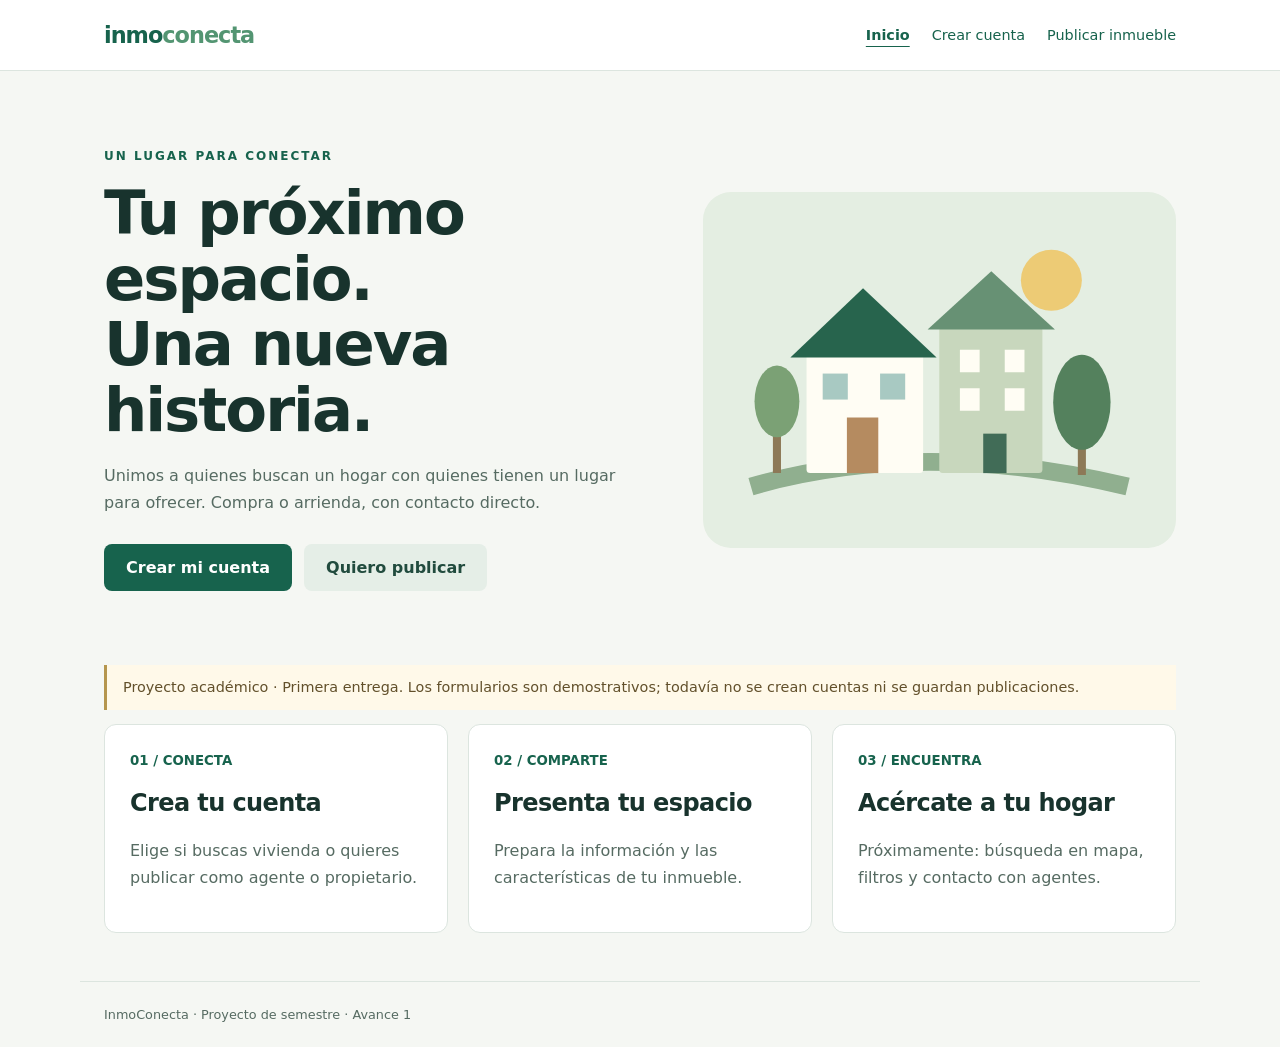
<file: frontend/index.html>
<!doctype html><html lang="es"><head><meta charset="UTF-8"><meta name="viewport" content="width=device-width,initial-scale=1"><title>InmoConecta · Tu próximo lugar</title><link rel="stylesheet" href="css/styles.css"></head><body>
<header><nav aria-label="Principal"><a class="brand" href="index.html">inmo<span>conecta</span></a><div class="links"><a href="index.html" aria-current="page">Inicio</a><a href="registro.html">Crear cuenta</a><a href="publicar.html">Publicar inmueble</a></div></nav></header>
<main><section class="hero"><div><div class="eyebrow">Un lugar para conectar</div><h1>Tu próximo espacio.<br>Una nueva historia.</h1><p>Unimos a quienes buscan un hogar con quienes tienen un lugar para ofrecer. Compra o arrienda, con contacto directo.</p><div class="actions"><a class="button" href="registro.html">Crear mi cuenta</a><a class="button secondary" href="publicar.html">Quiero publicar</a></div></div>
<svg class="illustration" viewBox="0 0 460 330" role="img" aria-label="Ilustración de viviendas entre árboles"><circle cx="355" cy="65" r="34" fill="#edcb75"/><path d="M20 295 Q210 240 440 295" stroke="#90af8f" stroke-width="20" fill="none"/><rect x="82" y="145" width="130" height="135" rx="4" fill="#fffdf4"/><path d="M64 151 L145 74 L227 151Z" fill="#27644d"/><rect x="127" y="218" width="35" height="62" fill="#b58b60"/><rect x="100" y="169" width="28" height="29" fill="#a8c9c2"/><rect x="164" y="169" width="28" height="29" fill="#a8c9c2"/><rect x="230" y="117" width="115" height="163" rx="4" fill="#c8d7bd"/><path d="M217 120 L288 55 L359 120Z" fill="#679174"/><path d="M253 155H275M303 155H325M253 198H275M303 198H325" stroke="#fffdf4" stroke-width="25"/><rect x="279" y="236" width="26" height="44" fill="#416c57"/><path d="M389 218V282M49 219V280" stroke="#8d7957" stroke-width="9"/><ellipse cx="389" cy="201" rx="32" ry="53" fill="#54815d"/><ellipse cx="49" cy="200" rx="25" ry="40" fill="#7ba175"/></svg></section>
<p class="notice">Proyecto académico · Primera entrega. Los formularios son demostrativos; todavía no se crean cuentas ni se guardan publicaciones.</p><section aria-label="Cómo funciona" class="grid"><article class="card"><small>01 / CONECTA</small><h2>Crea tu cuenta</h2><p>Elige si buscas vivienda o quieres publicar como agente o propietario.</p></article><article class="card"><small>02 / COMPARTE</small><h2>Presenta tu espacio</h2><p>Prepara la información y las características de tu inmueble.</p></article><article class="card"><small>03 / ENCUENTRA</small><h2>Acércate a tu hogar</h2><p>Próximamente: búsqueda en mapa, filtros y contacto con agentes.</p></article></section></main><footer>InmoConecta · Proyecto de semestre · Avance 1</footer></body></html>
</file>
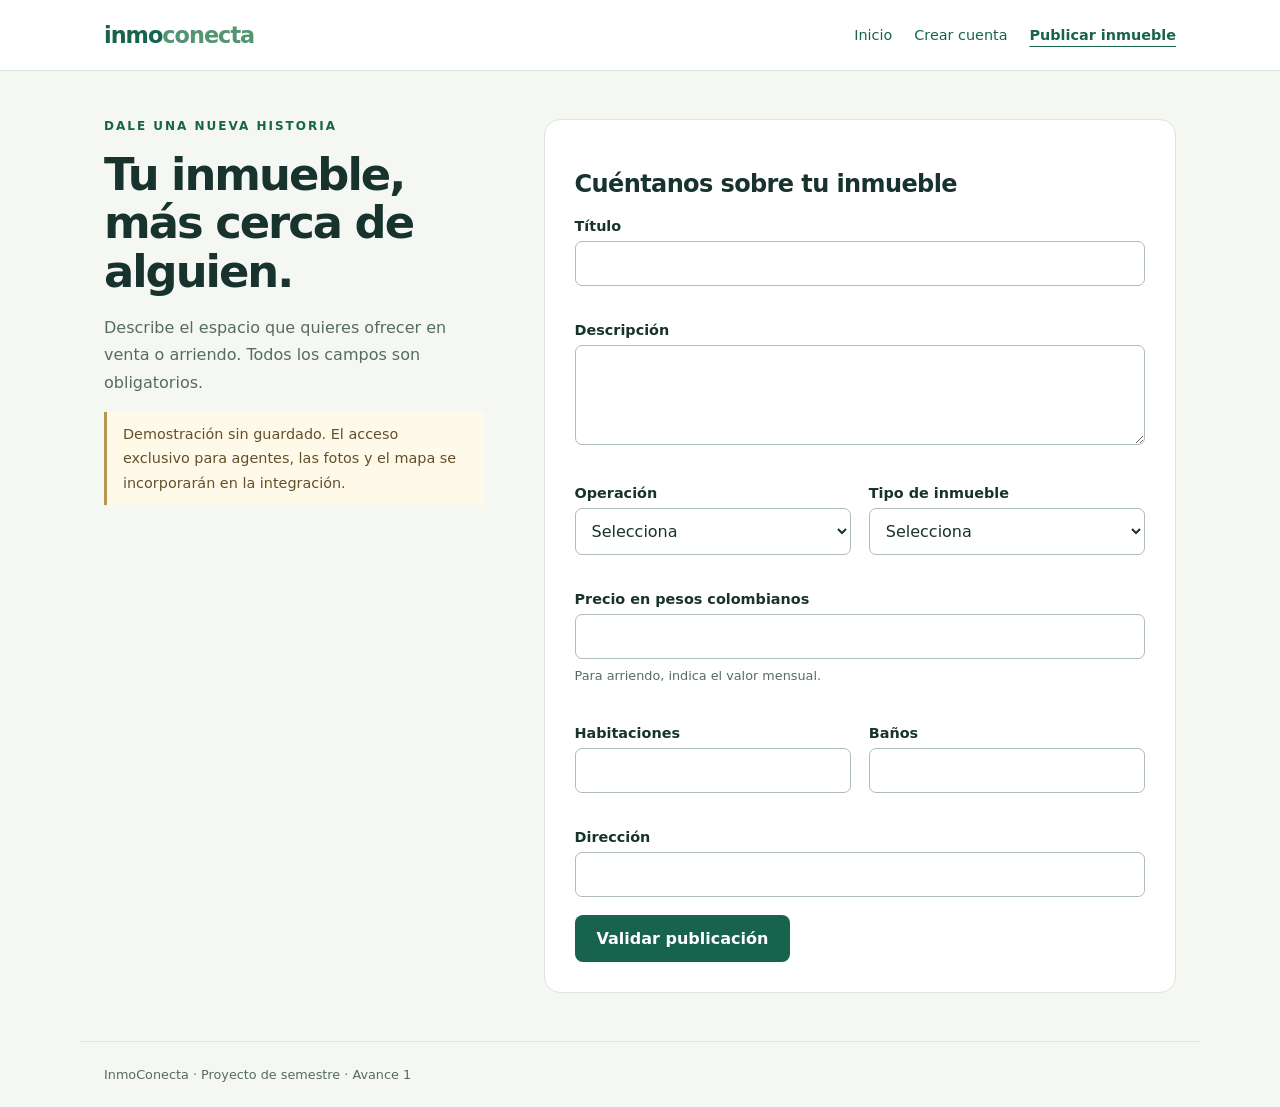
<file: frontend/publicar.html>
<!doctype html><html lang="es"><head><meta charset="UTF-8"><meta name="viewport" content="width=device-width,initial-scale=1"><title>Publicar inmueble · InmoConecta</title><link rel="stylesheet" href="css/styles.css"><script src="js/publicar.js" defer></script></head><body><header><nav aria-label="Principal"><a class="brand" href="index.html">inmo<span>conecta</span></a><div class="links"><a href="index.html">Inicio</a><a href="registro.html">Crear cuenta</a><a href="publicar.html" aria-current="page">Publicar inmueble</a></div></nav></header><main class="form-layout"><section><div class="eyebrow">Dale una nueva historia</div><h1>Tu inmueble, más cerca de alguien.</h1><p>Describe el espacio que quieres ofrecer en venta o arriendo. Todos los campos son obligatorios.</p><p class="notice">Demostración sin guardado. El acceso exclusivo para agentes, las fotos y el mapa se incorporarán en la integración.</p></section><section class="form-panel" aria-label="Nueva publicación"><h2>Cuéntanos sobre tu inmueble</h2><form id="publicar" novalidate><div class="fields">
<div class="full"><label for="titulo">Título</label><input id="titulo" name="titulo" required maxlength="150" aria-describedby="titulo-error"><span class="error" id="titulo-error"></span></div>
<div class="full"><label for="descripcion">Descripción</label><textarea id="descripcion" name="descripcion" required maxlength="2000" aria-describedby="descripcion-error"></textarea><span class="error" id="descripcion-error"></span></div>
<div><label for="operacion">Operación</label><select id="operacion" name="operacion" required aria-describedby="operacion-error"><option value="">Selecciona</option><option value="ARRIENDO">Arriendo</option><option value="VENTA">Venta</option></select><span class="error" id="operacion-error"></span></div>
<div><label for="tipoInmueble">Tipo de inmueble</label><select id="tipoInmueble" name="tipoInmueble" required aria-describedby="tipoInmueble-error"><option value="">Selecciona</option><option value="CASA">Casa</option><option value="APARTAMENTO">Apartamento</option><option value="OTRO">Otro</option></select><span class="error" id="tipoInmueble-error"></span></div>
<div class="full"><label for="precio">Precio en pesos colombianos</label><input id="precio" name="precio" type="number" min="0.01" max="9999999999999999.99" step="0.01" required aria-describedby="precio-hint precio-error"><p class="hint" id="precio-hint">Para arriendo, indica el valor mensual.</p><span class="error" id="precio-error"></span></div>
<div><label for="habitaciones">Habitaciones</label><input id="habitaciones" name="habitaciones" type="number" min="0" max="32767" step="1" required aria-describedby="habitaciones-error"><span class="error" id="habitaciones-error"></span></div>
<div><label for="banos">Baños</label><input id="banos" name="banos" type="number" min="0" max="32767" step="1" required aria-describedby="banos-error"><span class="error" id="banos-error"></span></div>
<div class="full"><label for="direccion">Dirección</label><input id="direccion" name="direccion" required maxlength="250" aria-describedby="direccion-error"><span class="error" id="direccion-error"></span></div></div><button type="submit">Validar publicación</button><p id="resultado" class="result" role="status" aria-live="polite"></p></form></section></main><footer>InmoConecta · Proyecto de semestre · Avance 1</footer></body></html>
</file>
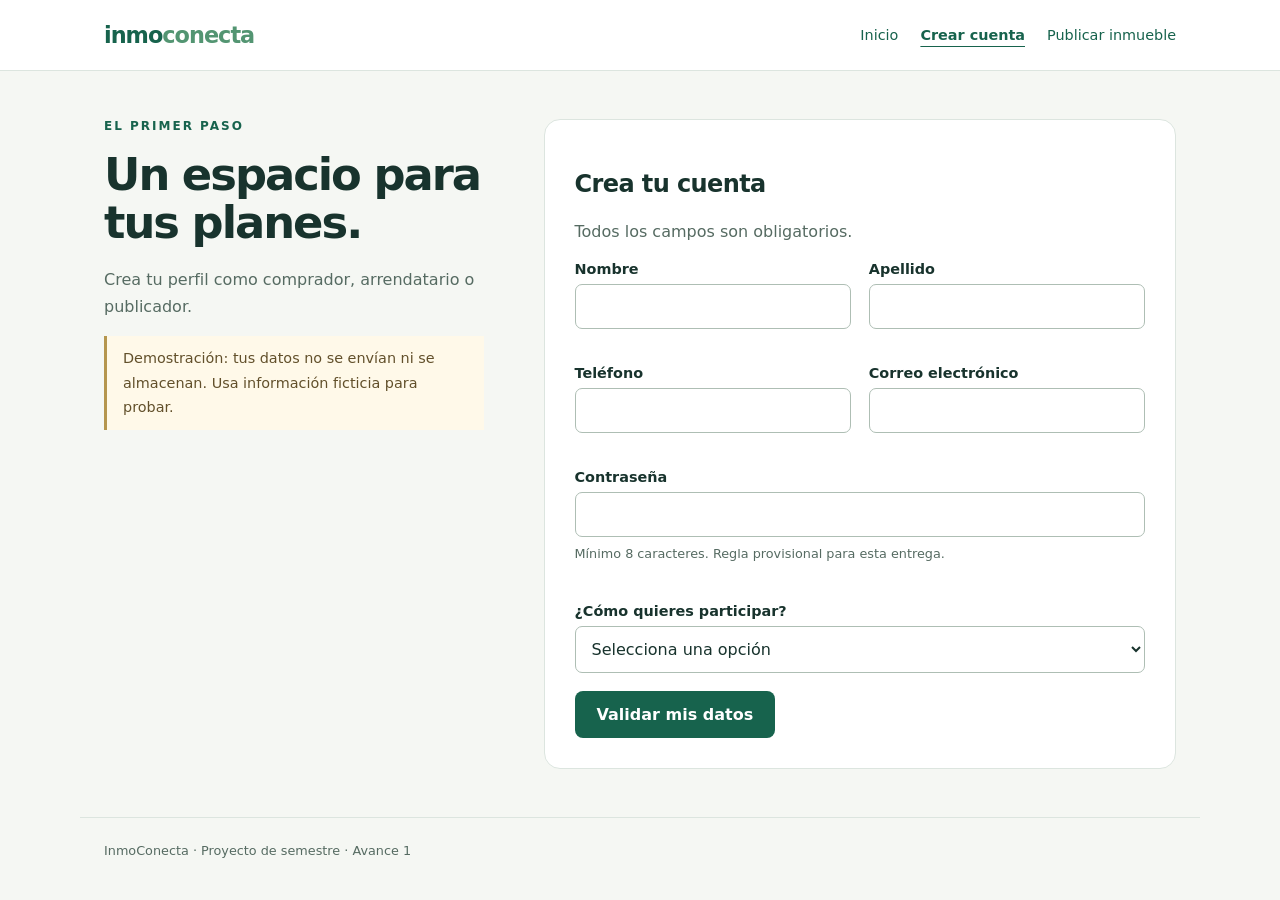
<file: frontend/registro.html>
<!doctype html><html lang="es"><head><meta charset="UTF-8"><meta name="viewport" content="width=device-width,initial-scale=1"><title>Crear cuenta · InmoConecta</title><link rel="stylesheet" href="css/styles.css"><script src="js/registro.js" defer></script></head><body><header><nav aria-label="Principal"><a class="brand" href="index.html">inmo<span>conecta</span></a><div class="links"><a href="index.html">Inicio</a><a href="registro.html" aria-current="page">Crear cuenta</a><a href="publicar.html">Publicar inmueble</a></div></nav></header><main class="form-layout"><section><div class="eyebrow">El primer paso</div><h1>Un espacio para tus planes.</h1><p>Crea tu perfil como comprador, arrendatario o publicador.</p><p class="notice">Demostración: tus datos no se envían ni se almacenan. Usa información ficticia para probar.</p></section><section class="form-panel" aria-label="Registro"><h2>Crea tu cuenta</h2><p>Todos los campos son obligatorios.</p><form id="registro" novalidate><div class="fields">
<div><label for="nombre">Nombre</label><input id="nombre" name="nombre" autocomplete="given-name" required maxlength="80" aria-describedby="nombre-error"><span class="error" id="nombre-error"></span></div>
<div><label for="apellido">Apellido</label><input id="apellido" name="apellido" autocomplete="family-name" required maxlength="80" aria-describedby="apellido-error"><span class="error" id="apellido-error"></span></div>
<div><label for="telefono">Teléfono</label><input id="telefono" name="telefono" type="tel" autocomplete="tel" required maxlength="25" aria-describedby="telefono-error"><span class="error" id="telefono-error"></span></div>
<div><label for="correo">Correo electrónico</label><input id="correo" name="correo" type="email" autocomplete="email" required maxlength="254" aria-describedby="correo-error"><span class="error" id="correo-error"></span></div>
<div class="full"><label for="password">Contraseña</label><input id="password" name="password" type="password" autocomplete="new-password" required minlength="8" aria-describedby="password-hint password-error"><p class="hint" id="password-hint">Mínimo 8 caracteres. Regla provisional para esta entrega.</p><span class="error" id="password-error"></span></div>
<div class="full"><label for="rol">¿Cómo quieres participar?</label><select id="rol" name="rol" required aria-describedby="rol-error"><option value="">Selecciona una opción</option><option value="COMPRADOR">Comprador / arrendatario</option><option value="AGENTE">Agente / propietario</option></select><span class="error" id="rol-error"></span></div></div><button type="submit">Validar mis datos</button><p id="resultado" class="result" role="status" aria-live="polite"></p></form></section></main><footer>InmoConecta · Proyecto de semestre · Avance 1</footer></body></html>
</file>
<file: frontend/css/styles.css>
:root{font-family:system-ui,-apple-system,Segoe UI,sans-serif;color:#18332d;background:#f5f7f3;--green:#17634d;--muted:#566b62}*{box-sizing:border-box}body{margin:0}a{color:var(--green)}header{background:white;border-bottom:1px solid #dce5df}nav{max-width:1120px;margin:auto;display:flex;align-items:center;justify-content:space-between;gap:20px;padding:22px 24px}.brand{font-size:1.4rem;font-weight:800;text-decoration:none;letter-spacing:-1px}.brand span{color:#539572}nav .links{display:flex;gap:22px;flex-wrap:wrap}nav .links a{font-size:.9rem;text-decoration:none}nav a[aria-current=page]{font-weight:800;text-decoration:underline;text-underline-offset:6px}main{max-width:1120px;margin:auto;padding:48px 24px}.eyebrow{font-size:.75rem;letter-spacing:2px;text-transform:uppercase;color:var(--green);font-weight:750}h1{font-size:clamp(2rem,5vw,3.8rem);line-height:1.08;letter-spacing:-2px;margin:18px 0}h2{letter-spacing:-.6px}p{line-height:1.7;color:var(--muted)}.hero{display:grid;grid-template-columns:1.15fr 1fr;gap:56px;align-items:center;padding:30px 0 60px}.hero p{max-width:540px}.actions{display:flex;gap:12px;flex-wrap:wrap;margin-top:28px}.button,button{display:inline-block;background:var(--green);color:white;border:0;padding:14px 22px;border-radius:8px;font:inherit;font-weight:650;text-decoration:none;cursor:pointer}.secondary{background:#e5eee7;color:#214b3e}.illustration{background:#e4eee2;border-radius:28px;padding:30px;width:100%;height:auto}.notice{border-left:3px solid #b5964e;padding:10px 16px;background:#fff9e9;color:#62502b;font-size:.9rem}.grid{display:grid;grid-template-columns:repeat(3,1fr);gap:20px}.card{padding:25px;border:1px solid #dce5df;border-radius:12px;background:white}.card small{color:var(--green);font-weight:750}.form-layout{display:grid;grid-template-columns:.75fr 1.25fr;gap:60px;align-items:start}.form-layout h1{font-size:2.8rem}.form-panel{background:white;border:1px solid #dce5df;padding:30px;border-radius:16px}.fields{display:grid;grid-template-columns:1fr 1fr;gap:18px}.full{grid-column:1/-1}label{display:block;font-size:.9rem;font-weight:650;margin-bottom:7px}input,select,textarea{width:100%;padding:12px;border:1px solid #aebeb4;border-radius:7px;font:inherit;background:white;color:#18332d}textarea{min-height:100px;resize:vertical}.hint{font-size:.8rem;margin:6px 0}.error{display:block;font-size:.8rem;color:#a42828;min-height:1.1em;margin-top:4px}[aria-invalid=true]{border-color:#a42828}.result{margin-top:18px;font-weight:650;color:#17634d}.result:empty{display:none}:focus-visible{outline:3px solid #bb8627;outline-offset:3px}footer{max-width:1120px;margin:auto;padding:25px 24px;border-top:1px solid #dce5df;color:var(--muted);font-size:.8rem}@media(max-width:720px){nav{align-items:flex-start;flex-direction:column;gap:14px}.hero,.form-layout{grid-template-columns:1fr;gap:28px;padding-top:0}.grid{grid-template-columns:1fr}main{padding:30px 18px}.form-panel{padding:20px}.fields{grid-template-columns:1fr}.form-layout h1{font-size:2.3rem}.illustration{max-height:280px}nav .links{gap:18px}}
</file>
